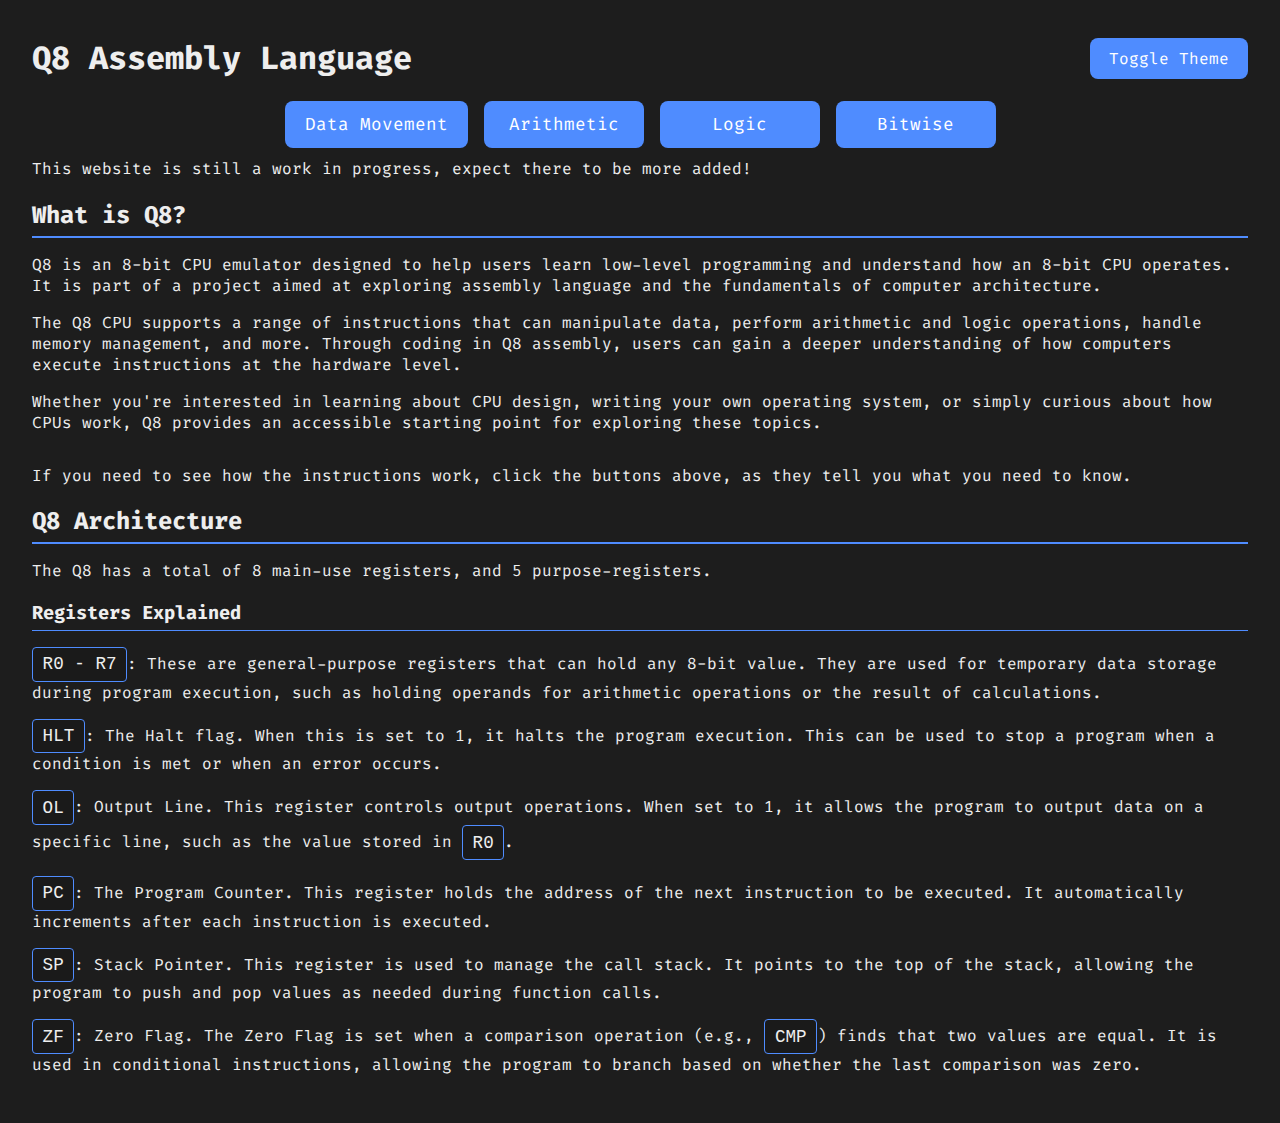
<file: index.html>
<!DOCTYPE html>
<html lang="en">
<head>
  <meta charset="UTF-8">
  <meta name="viewport" content="width=device-width, initial-scale=1.0">
  <title>Q8 Mini OS</title>
  <link href="https://fonts.googleapis.com/css2?family=Fira+Code&display=swap" rel="stylesheet">
  <link rel="stylesheet" href="styles.css">
</head>
<body data-theme="dark">
  <header>
    <h1>Q8 Assembly Language</h1>
    <button class="theme-toggle" onclick="toggleTheme()">Toggle Theme</button>
  </header>

  <!-- Navigation Bar (Hamburger Menu) -->
  <nav class="navbar" id="navbar">
    <ul class="nav-links">
      <li><a href="sections/data-movement.html" class="nav-link">Data Movement</a></li>
      <li><a href="sections/arithmetic.html" class="nav-link">Arithmetic</a></li>
      <li><a href="sections/logic.html" class="nav-link">Logic</a></li>
      <li><a href="sections/bitwise.html" class="nav-link">Bitwise</a></li>
    </ul>
  </nav>

  <!-- Main Content Section -->
  <main>
    This website is still a work in progress, expect there to be more added!
    <section id="intro">
      <h2>What is Q8?</h2>
      <p>Q8 is an 8-bit CPU emulator designed to help users learn low-level programming and understand how an 8-bit CPU operates. It is part of a project aimed at exploring assembly language and the fundamentals of computer architecture.</p>
      <p>The Q8 CPU supports a range of instructions that can manipulate data, perform arithmetic and logic operations, handle memory management, and more. Through coding in Q8 assembly, users can gain a deeper understanding of how computers execute instructions at the hardware level.</p>
      <p>Whether you're interested in learning about CPU design, writing your own operating system, or simply curious about how CPUs work, Q8 provides an accessible starting point for exploring these topics.</p>
    </section>

    If you need to see how the instructions work, click the buttons above, as they tell you what you need to know.

    <!-- More Sections Here (Data Movement, Arithmetic, etc.) -->

    <section id="architecture">
      <h2>Q8 Architecture</h2>
      The Q8 has a total of 8 main-use registers, and 5 purpose-registers.
      <h3>Registers Explained</h3>
      <p><code class="code-box">R0 - R7</code>: These are general-purpose registers that can hold any 8-bit value. They are used for temporary data storage during program execution, such as holding operands for arithmetic operations or the result of calculations.</p>
      <p><code class="code-box">HLT</code>: The Halt flag. When this is set to 1, it halts the program execution. This can be used to stop a program when a condition is met or when an error occurs.</p>
      <p><code class="code-box">OL</code>: Output Line. This register controls output operations. When set to 1, it allows the program to output data on a specific line, such as the value stored in <code class="code-box">R0</code>.</p>
      <p><code class="code-box">PC</code>: The Program Counter. This register holds the address of the next instruction to be executed. It automatically increments after each instruction is executed.</p>
      <p><code class="code-box">SP</code>: Stack Pointer. This register is used to manage the call stack. It points to the top of the stack, allowing the program to push and pop values as needed during function calls.</p>
      <p><code class="code-box">ZF</code>: Zero Flag. The Zero Flag is set when a comparison operation (e.g., <code class="code-box">CMP</code>) finds that two values are equal. It is used in conditional instructions, allowing the program to branch based on whether the last comparison was zero.</p>
      
    </section>
  </main>

  <script src="script.js"></script>
</body>
</html>
</file>
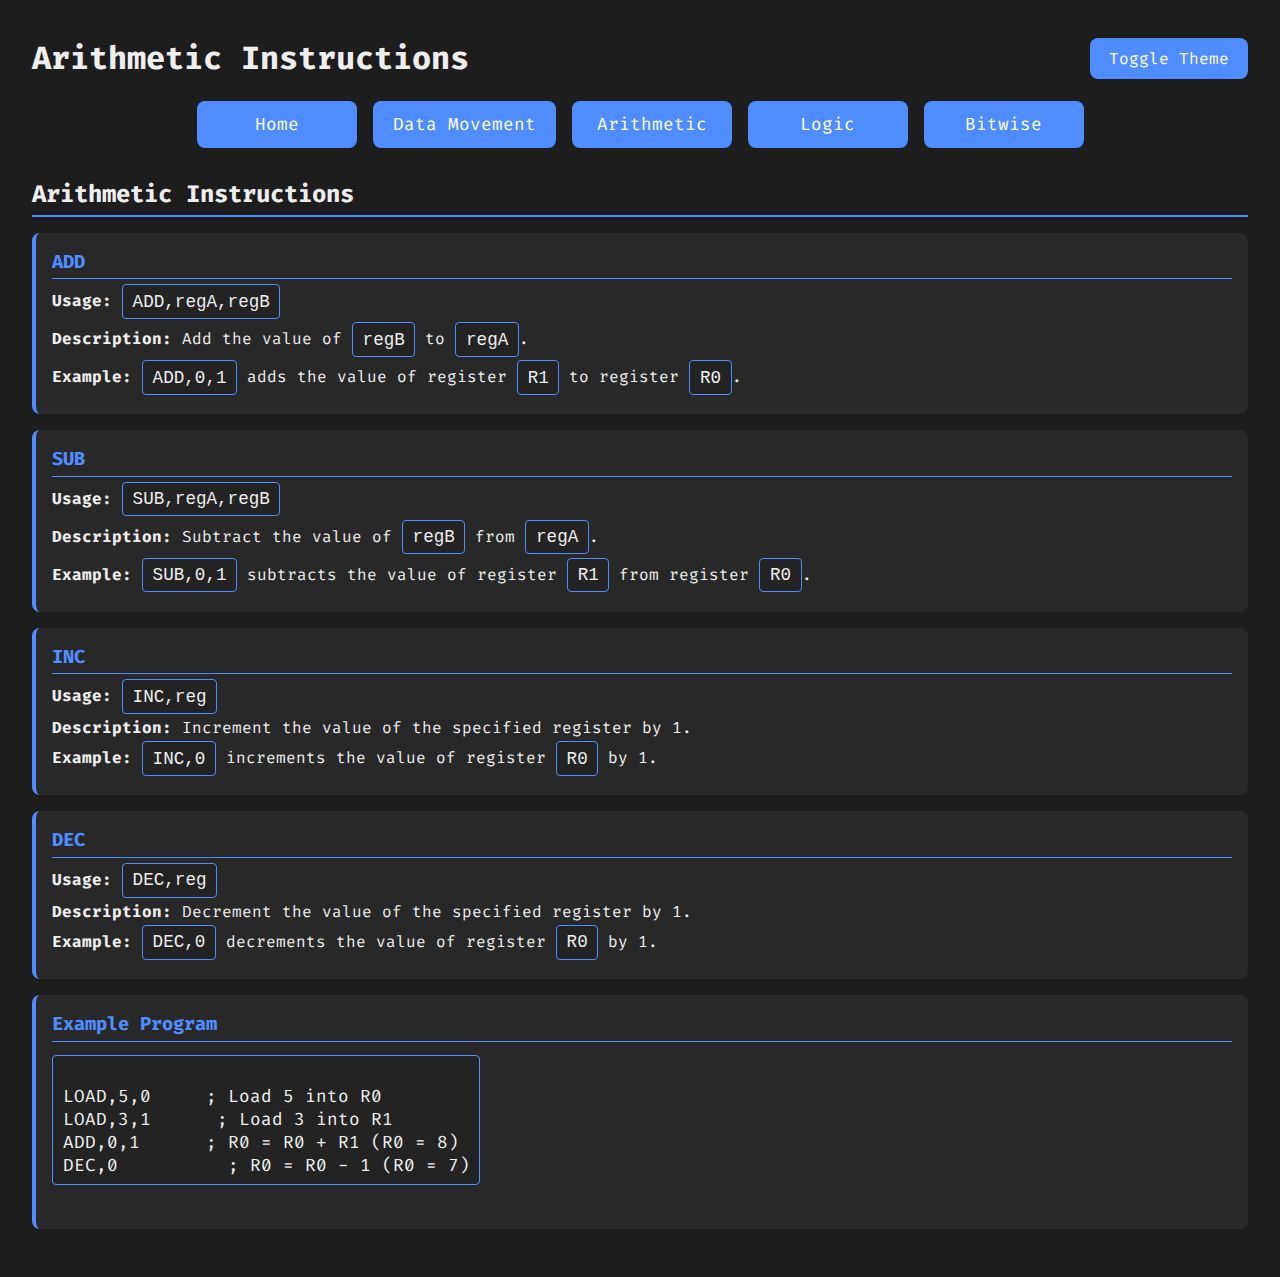
<file: sections/arithmetic.html>
<!DOCTYPE html>
<html lang="en">
<head>
  <meta charset="UTF-8" />
  <meta name="viewport" content="width=device-width, initial-scale=1.0"/>
  <title>Arithmetic Instructions - Q8 Assembly</title>
  <link href="https://fonts.googleapis.com/css2?family=Fira+Code&display=swap" rel="stylesheet"/>
  <link rel="stylesheet" href="../styles.css"/>
</head>
<body data-theme="dark">
  <header>
    <h1>Arithmetic Instructions</h1>
    <button class="theme-toggle" onclick="toggleTheme()">Toggle Theme</button>
  </header>

  <nav class="navbar" id="navbar">
    <ul class="nav-links">
      <li><a href="../index.html" class="nav-link">Home</a></li>
      <li><a href="../sections/data-movement.html" class="nav-link">Data Movement</a></li>
      <li><a href="../sections/arithmetic.html" class="nav-link">Arithmetic</a></li>
      <li><a href="../sections/logic.html" class="nav-link">Logic</a></li>
      <li><a href="../sections/bitwise.html" class="nav-link">Bitwise</a></li>
    </ul>
  </nav>

  <section>
    <h2>Arithmetic Instructions</h2>

    <div class="instruction">
      <h3>ADD</h3>
      <p><strong>Usage:</strong> <code class="code-box">ADD,regA,regB</code></p>
      <p><strong>Description:</strong> Add the value of <code>regB</code> to <code>regA</code>.</p>
      <p><strong>Example:</strong> <code class="code-box">ADD,0,1</code> adds the value of register <code>R1</code> to register <code>R0</code>.</p>
    </div>

    <div class="instruction">
      <h3>SUB</h3>
      <p><strong>Usage:</strong> <code class="code-box">SUB,regA,regB</code></p>
      <p><strong>Description:</strong> Subtract the value of <code>regB</code> from <code>regA</code>.</p>
      <p><strong>Example:</strong> <code class="code-box">SUB,0,1</code> subtracts the value of register <code>R1</code> from register <code>R0</code>.</p>
    </div>

    <div class="instruction">
      <h3>INC</h3>
      <p><strong>Usage:</strong> <code class="code-box">INC,reg</code></p>
      <p><strong>Description:</strong> Increment the value of the specified register by 1.</p>
      <p><strong>Example:</strong> <code class="code-box">INC,0</code> increments the value of register <code>R0</code> by 1.</p>
    </div>

    <div class="instruction">
      <h3>DEC</h3>
      <p><strong>Usage:</strong> <code class="code-box">DEC,reg</code></p>
      <p><strong>Description:</strong> Decrement the value of the specified register by 1.</p>
      <p><strong>Example:</strong> <code class="code-box">DEC,0</code> decrements the value of register <code>R0</code> by 1.</p>
    </div>

    <div class="instruction">
      <h3>Example Program</h3>
      <pre>
<code class="code-box">
LOAD,5,0     ; Load 5 into R0
LOAD,3,1      ; Load 3 into R1
ADD,0,1      ; R0 = R0 + R1 (R0 = 8)
DEC,0          ; R0 = R0 - 1 (R0 = 7)
</code>
      </pre>
    </div>
  </section>

  <script src="../script.js"></script>
</body>
</html>
</file>
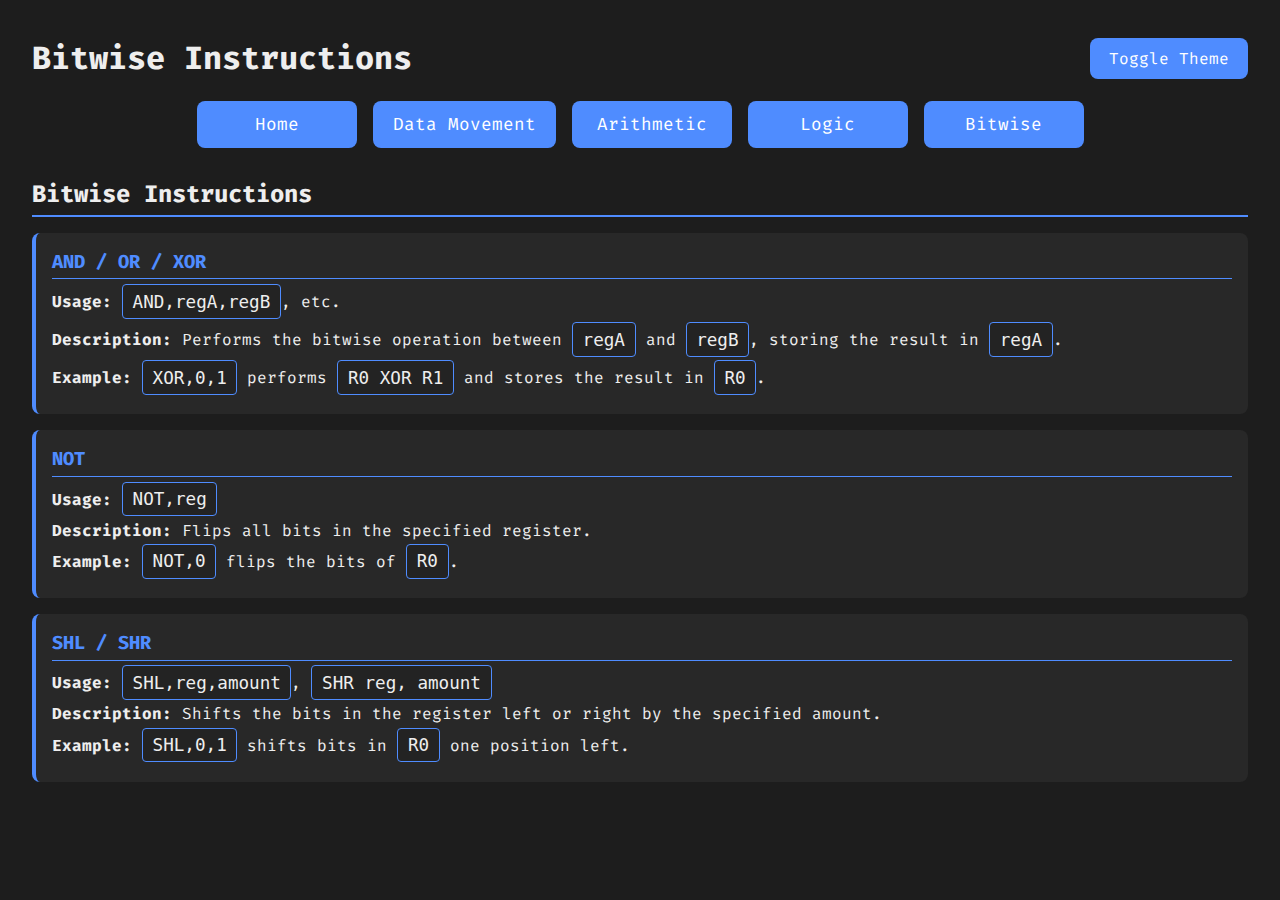
<file: sections/bitwise.html>
<!DOCTYPE html>
<html lang="en">
<head>
  <meta charset="UTF-8">
  <meta name="viewport" content="width=device-width, initial-scale=1.0">
  <title>Bitwise Instructions - Q8 Assembly</title>
  <link href="https://fonts.googleapis.com/css2?family=Fira+Code&display=swap" rel="stylesheet">
  <link rel="stylesheet" href="../styles.css">
</head>
<body data-theme="dark">
  <header>
    <h1>Bitwise Instructions</h1>
    <button class="theme-toggle" onclick="toggleTheme()">Toggle Theme</button>
  </header>

  <nav class="navbar" id="navbar">
    <ul class="nav-links">
      <li><a href="../index.html" class="nav-link">Home</a></li>
      <li><a href="data-movement.html" class="nav-link">Data Movement</a></li>
      <li><a href="arithmetic.html" class="nav-link">Arithmetic</a></li>
      <li><a href="logic.html" class="nav-link">Logic</a></li>
      <li><a href="bitwise.html" class="nav-link">Bitwise</a></li>
    </ul>
  </nav>

  <section>
    <h2>Bitwise Instructions</h2>

    <div class="instruction">
      <h3>AND / OR / XOR</h3>
      <p><strong>Usage:</strong> <code class="code-box">AND,regA,regB</code>, etc.</p>
      <p><strong>Description:</strong> Performs the bitwise operation between <code>regA</code> and <code>regB</code>, storing the result in <code>regA</code>.</p>
      <p><strong>Example:</strong> <code class="code-box">XOR,0,1</code> performs <code>R0 XOR R1</code> and stores the result in <code>R0</code>.</p>
    </div>

    <div class="instruction">
      <h3>NOT</h3>
      <p><strong>Usage:</strong> <code class="code-box">NOT,reg</code></p>
      <p><strong>Description:</strong> Flips all bits in the specified register.</p>
      <p><strong>Example:</strong> <code class="code-box">NOT,0</code> flips the bits of <code>R0</code>.</p>
    </div>

    <div class="instruction">
      <h3>SHL / SHR</h3>
      <p><strong>Usage:</strong> <code class="code-box">SHL,reg,amount</code>, <code>SHR reg, amount</code></p>
      <p><strong>Description:</strong> Shifts the bits in the register left or right by the specified amount.</p>
      <p><strong>Example:</strong> <code class="code-box">SHL,0,1</code> shifts bits in <code>R0</code> one position left.</p>
    </div>
  </section>

  <script src="../script.js"></script>
</body>
</html>
</file>
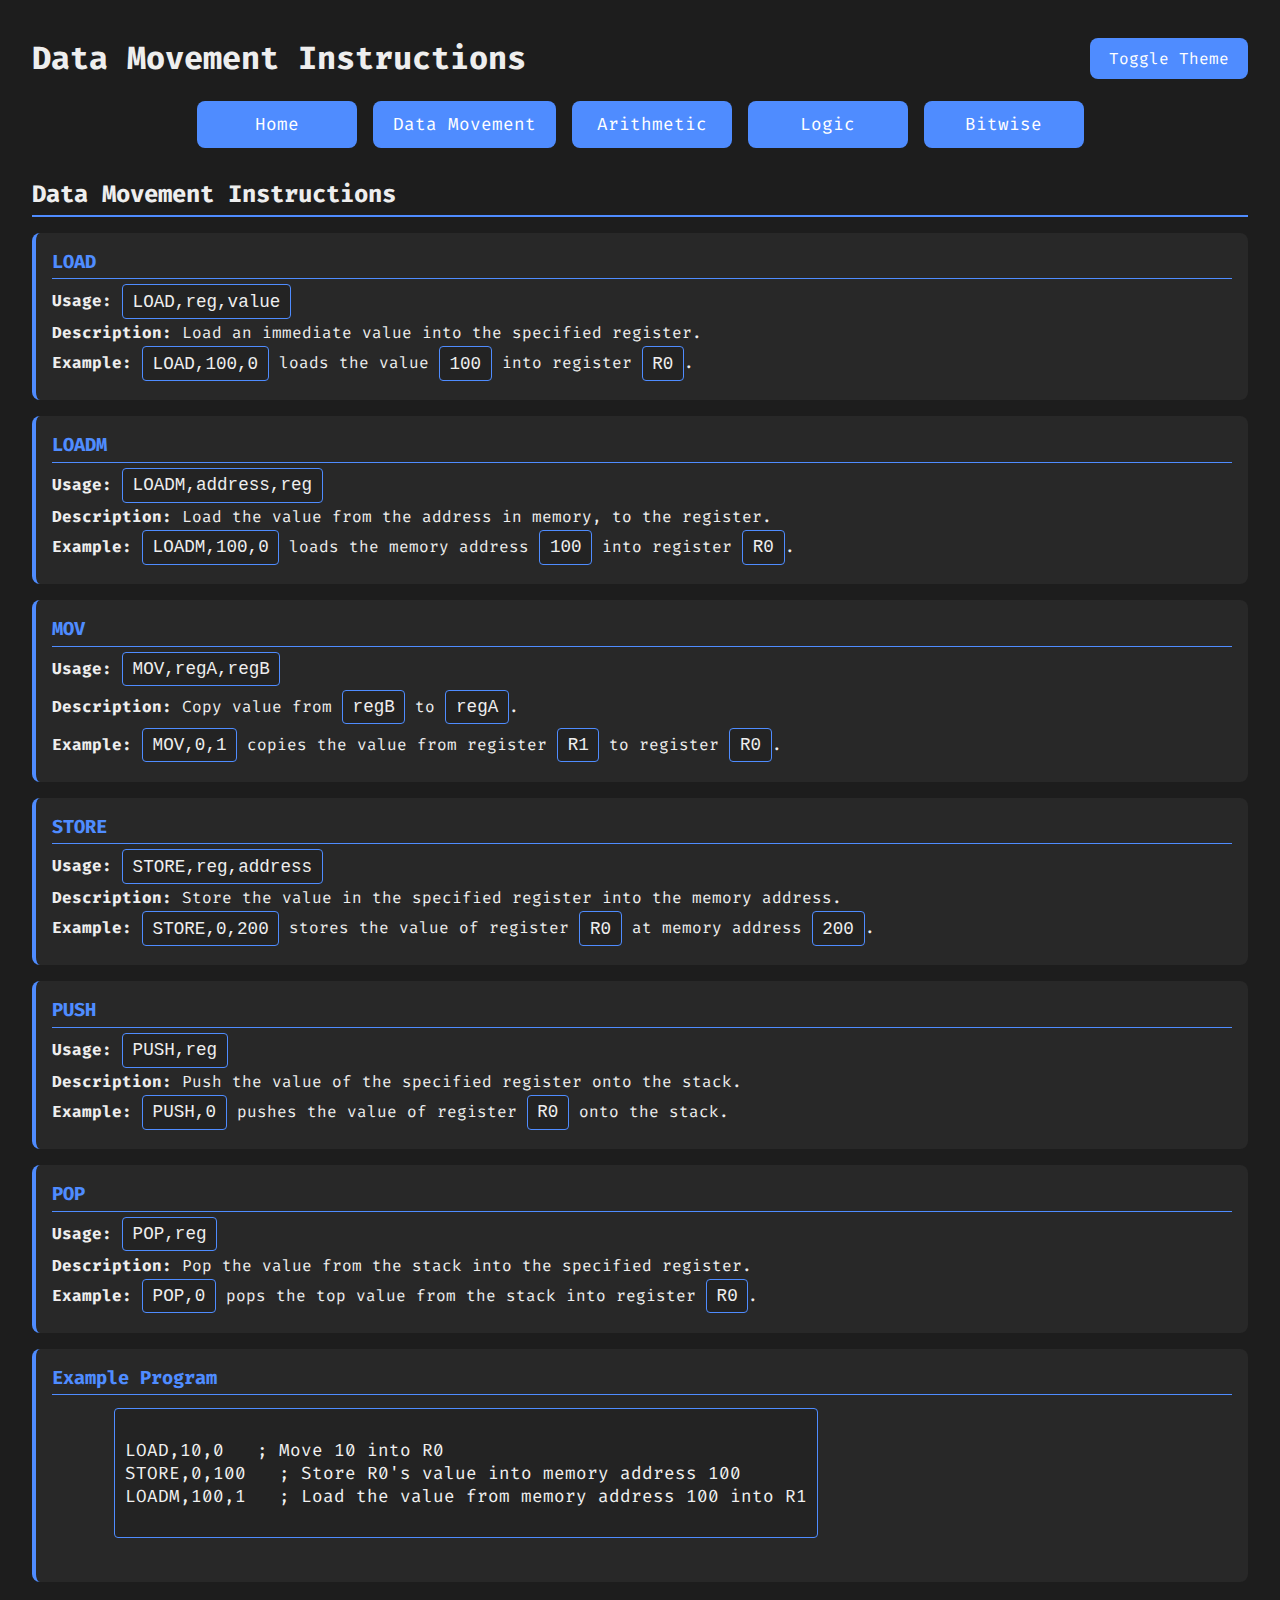
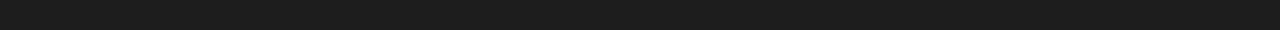
<file: sections/data-movement.html>
<!DOCTYPE html>
<html lang="en">
<head>
  <meta charset="UTF-8">
  <meta name="viewport" content="width=device-width, initial-scale=1.0">
  <title>Data Movement Instructions - Q8 Assembly</title>
  <link href="https://fonts.googleapis.com/css2?family=Fira+Code&display=swap" rel="stylesheet">
  <link rel="stylesheet" href="../styles.css">
</head>
<body data-theme="dark">
  <header>
    <h1>Data Movement Instructions</h1>
    <button class="theme-toggle" onclick="toggleTheme()">Toggle Theme</button>
  </header>

  <!-- Navigation Bar (Hamburger Menu) -->
  <nav class="navbar" id="navbar">
    <ul class="nav-links">
      <li><a href="../index.html" class="nav-link">Home</a></li>
      <li><a href="../sections/data-movement.html" class="nav-link">Data Movement</a></li>
      <li><a href="../sections/arithmetic.html" class="nav-link">Arithmetic</a></li>
      <li><a href="../sections/logic.html" class="nav-link">Logic</a></li>
      <li><a href="../sections/bitwise.html" class="nav-link">Bitwise</a></li>
    </ul>
  </nav>

  <section>
    <h2>Data Movement Instructions</h2>

    <div class="instruction">
      <h3>LOAD</h3>
      <p><strong>Usage:</strong> <code class="code-box">LOAD,reg,value</code></p>
      <p><strong>Description:</strong> Load an immediate value into the specified register.</p>
      <p><strong>Example:</strong> <code class="code-box">LOAD,100,0</code> loads the value <code>100</code> into register <code>R0</code>.</p>
    </div>

    <div class="instruction">
      <h3>LOADM</h3>
      <p><strong>Usage:</strong> <code class="code-box">LOADM,address,reg</code></p>
      <p><strong>Description:</strong> Load the value from the address in memory, to the register.</p>
      <p><strong>Example:</strong> <code class="code-box">LOADM,100,0</code> loads the memory address <code>100</code> into register <code>R0</code>.</p>
    </div>

    <div class="instruction">
      <h3>MOV</h3>
      <p><strong>Usage:</strong> <code class="code-box">MOV,regA,regB</code></p>
      <p><strong>Description:</strong> Copy value from <code>regB</code> to <code>regA</code>.</p>
      <p><strong>Example:</strong> <code class="code-box">MOV,0,1</code> copies the value from register <code>R1</code> to register <code>R0</code>.</p>
    </div>

    <div class="instruction">
      <h3>STORE</h3>
      <p><strong>Usage:</strong> <code class="code-box">STORE,reg,address</code></p>
      <p><strong>Description:</strong> Store the value in the specified register into the memory address.</p>
      <p><strong>Example:</strong> <code class="code-box">STORE,0,200</code> stores the value of register <code>R0</code> at memory address <code>200</code>.</p>
    </div>

    <div class="instruction">
      <h3>PUSH</h3>
      <p><strong>Usage:</strong> <code class="code-box">PUSH,reg</code></p>
      <p><strong>Description:</strong> Push the value of the specified register onto the stack.</p>
      <p><strong>Example:</strong> <code class="code-box">PUSH,0</code> pushes the value of register <code>R0</code> onto the stack.</p>
    </div>

    <div class="instruction">
      <h3>POP</h3>
      <p><strong>Usage:</strong> <code class="code-box">POP,reg</code></p>
      <p><strong>Description:</strong> Pop the value from the stack into the specified register.</p>
      <p><strong>Example:</strong> <code class="code-box">POP,0</code> pops the top value from the stack into register <code>R0</code>.</p>
    </div>

    <div class="instruction">
      <h3>Example Program</h3>
      <pre>
        <code class="code-box">
LOAD,10,0   ; Move 10 into R0
STORE,0,100   ; Store R0's value into memory address 100
LOADM,100,1   ; Load the value from memory address 100 into R1
        </code>
      </pre>
    </div>
  </section>

  <script src="../script.js"></script>
</body>
</html>
</file>
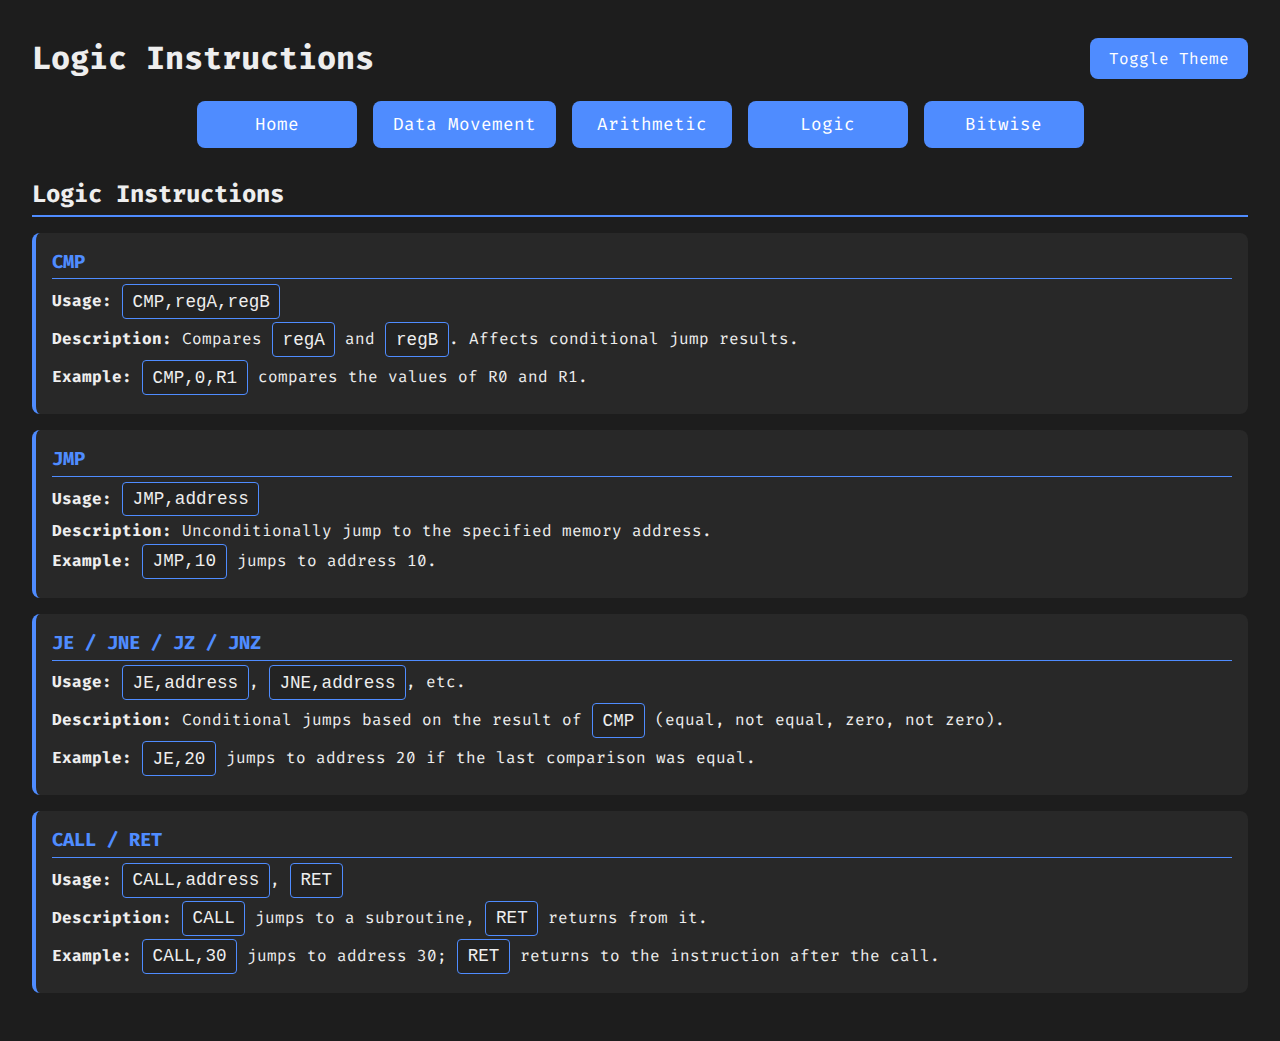
<file: sections/logic.html>
<!DOCTYPE html>
<html lang="en">
<head>
  <meta charset="UTF-8">
  <meta name="viewport" content="width=device-width, initial-scale=1.0">
  <title>Logic Instructions - Q8 Assembly</title>
  <link href="https://fonts.googleapis.com/css2?family=Fira+Code&display=swap" rel="stylesheet">
  <link rel="stylesheet" href="../styles.css">
</head>
<body data-theme="dark">
  <header>
    <h1>Logic Instructions</h1>
    <button class="theme-toggle" onclick="toggleTheme()">Toggle Theme</button>
  </header>

  <nav class="navbar" id="navbar">
    <ul class="nav-links">
      <li><a href="../index.html" class="nav-link">Home</a></li>
      <li><a href="data-movement.html" class="nav-link">Data Movement</a></li>
      <li><a href="arithmetic.html" class="nav-link">Arithmetic</a></li>
      <li><a href="logic.html" class="nav-link">Logic</a></li>
      <li><a href="bitwise.html" class="nav-link">Bitwise</a></li>
    </ul>
  </nav>

  <section>
    <h2>Logic Instructions</h2>

    <div class="instruction">
      <h3>CMP</h3>
      <p><strong>Usage:</strong> <code class="code-box">CMP,regA,regB</code></p>
      <p><strong>Description:</strong> Compares <code>regA</code> and <code>regB</code>. Affects conditional jump results.</p>
      <p><strong>Example:</strong> <code class="code-box">CMP,0,R1</code> compares the values of R0 and R1.</p>
    </div>

    <div class="instruction">
      <h3>JMP</h3>
      <p><strong>Usage:</strong> <code class="code-box">JMP,address</code></p>
      <p><strong>Description:</strong> Unconditionally jump to the specified memory address.</p>
      <p><strong>Example:</strong> <code class="code-box">JMP,10</code> jumps to address 10.</p>
    </div>

    <div class="instruction">
      <h3>JE / JNE / JZ / JNZ</h3>
      <p><strong>Usage:</strong> <code class="code-box">JE,address</code>, <code>JNE,address</code>, etc.</p>
      <p><strong>Description:</strong> Conditional jumps based on the result of <code>CMP</code> (equal, not equal, zero, not zero).</p>
      <p><strong>Example:</strong> <code class="code-box">JE,20</code> jumps to address 20 if the last comparison was equal.</p>
    </div>

    <div class="instruction">
      <h3>CALL / RET</h3>
      <p><strong>Usage:</strong> <code class="code-box">CALL,address</code>, <code>RET</code></p>
      <p><strong>Description:</strong> <code>CALL</code> jumps to a subroutine, <code>RET</code> returns from it.</p>
      <p><strong>Example:</strong> <code class="code-box">CALL,30</code> jumps to address 30; <code>RET</code> returns to the instruction after the call.</p>
    </div>
  </section>

  <script src="../script.js"></script>
</body>
</html>
</file>
<file: styles.css>
:root {
    --bg-light: #ffffff;
    --bg-dark: #1e1e1e;
    --text-light: #000000;
    --text-dark: #f0f0f0;
    --accent: #4f8cff;
  }
  
  [data-theme="light"] {
    --bg: var(--bg-light);
    --text: var(--text-light);
  }
  
  [data-theme="dark"] {
    --bg: var(--bg-dark);
    --text: var(--text-dark);
  }
  
  body {
    margin: 0;
    font-family: 'Fira Code', monospace;
    background-color: var(--bg);
    color: var(--text);
    transition: background-color 0.3s, color 0.3s;
    padding: 1rem 2rem;
  }
  
  header {
    display: flex;
    justify-content: space-between;
    align-items: center;
  }
  
  h1 {
    font-size: 2rem;
  }
  
  .theme-toggle {
    padding: 0.6rem 1.2rem;
    background: var(--accent);
    color: #fff;
    border: none;
    border-radius: 8px;
    cursor: pointer;
    font-size: 1rem;
    font-family: 'Fira Code', monospace;
  }
  
  .theme-toggle:hover {
    background-color: #3f6cc7;
  }
  
  .search {
    margin: 1rem 0;
    padding: 0.6rem 2.5rem 0.6rem 2.5rem;
    width: 100%;
    max-width: 400px;
    font-size: 1rem;
    border: none;
    border-radius: 10px;
    background: rgba(0, 0, 0, 0.1);
    color: var(--text);
    box-shadow: 0 0 8px rgba(0,0,0,0.2);
    background-image: url('data:image/svg+xml;utf8,<svg fill=\"%23ccc\" height=\"18\" viewBox=\"0 0 24 24\" width=\"18\" xmlns=\"http://www.w3.org/2000/svg\"><path d=\"M15.5 14h-.79l-.28-.27A6.471 6.471 0 0016 9.5C16 5.91 13.09 3 9.5 3S3 5.91 3 9.5 5.91 16 9.5 16c1.61 0 3.09-.59 4.23-1.57l.27.28v.79l5 4.99L20.49 19l-4.99-5zM5 9.5C5 7.01 7.01 5 9.5 5S14 7.01 14 9.5 11.99 14 9.5 14 5 11.99 5 9.5z\"/></svg>');
    background-repeat: no-repeat;
    background-position: 10px center;
    background-size: 18px;
    padding-left: 40px;
  }
  
  .search:focus {
    outline: 2px solid var(--accent);
    background-color: rgba(0, 0, 0, 0.05);
  }
  
  section {
    margin-bottom: 2rem;
  }
  
  section h2 {
    border-bottom: 2px solid var(--accent);
    padding-bottom: 0.3rem;
    margin-bottom: 1rem;
  }

  section h3 {
    border-bottom: 1px solid var(--accent);
    padding-bottom: 0.3rem;
    margin-bottom: 1rem;
  }
  
  
  .instruction {
    border-left: 4px solid var(--accent);
    padding: 1rem;
    margin-bottom: 1rem;
    background: rgba(255, 255, 255, 0.05);
    border-radius: 8px;
  }
  
  .instruction h3 {
    margin: 0 0 0.3rem;
    color: var(--accent);
  }
  
  .instruction p {
    margin: 0.2rem 0;
  }
  
  /* Link Styles */
.nav-container {
    display: flex;
    justify-content: center;
    margin-top: 30px;
    flex-wrap: wrap; /* Ensures responsiveness */
  }
  
  .nav-links {
    list-style: none;
    padding: 0;
    display: flex;
    gap: 30px;
    flex-wrap: wrap; /* Allows the links to stack on smaller screens */
    justify-content: center;
  }
  
  .nav-links li {
    text-align: center;
    margin-bottom: 10px;
  }
  
  .nav-link {
    background-color: var(--accent);
    color: var(--text);
    text-decoration: none;
    font-size: 1.2rem;
    padding: 12px 20px;
    border-radius: 8px;
    transition: all 0.3s ease;
    font-family: 'Fira Code', monospace;
    display: inline-block;
    min-width: 120px; /* Ensures links maintain a consistent size */
    text-align: center;
  }
  
  .nav-link:hover {
    background-color: #3f6cc7;
    box-shadow: 0 4px 8px rgba(0, 0, 0, 0.2);
  }
  
  .nav-link:focus {
    outline: 2px solid var(--accent);
  }
  
  /* Dark Mode Styles */
  [data-theme="dark"] {
    background-color: #1d1d1d;
    color: #eee;
  }
  
  [data-theme="dark"] .nav-link {
    background-color: var(--accent);
    color: #fff;
  }
  
  [data-theme="dark"] .nav-link:hover {
    background-color: #3f6cc7;
    box-shadow: 0 4px 8px rgba(0, 0, 0, 0.2);
  }
  
  /* Light Mode Styles */
  [data-theme="light"] {
    background-color: #f5f5f5;
    color: #111;
  }
  
  [data-theme="light"] .nav-link {
    background-color: var(--accent);
    color: #fff;
  }
  
  [data-theme="light"] .nav-link:hover {
    background-color: #3f6cc7;
    box-shadow: 0 4px 8px rgba(0, 0, 0, 0.2);
  }

  
  .nav-links {
    list-style: none;
    margin: 0;
    padding: 0;
    display: flex;
    gap: 1rem;
  }
  
  .nav-link {
    text-decoration: none;
    color: var(--text);
    font-size: 1.1rem;
  }
  
  .nav-link:hover {
    color: var(--accent);
  }
  
  .code-box {
    display: inline-block;
    padding: 0.4rem 0.6rem;
    font-size: 1.1rem;
    background-color: rgba(0, 0, 0, 0.1);
    border-radius: 4px;
    border: 1px solid var(--accent);
  }
  
  code {
    display: inline-block;
    padding: 0.4rem 0.6rem;
    font-size: 1.1rem;
    background-color: rgba(0, 0, 0, 0.1);
    border-radius: 4px;
    border: 1px solid var(--accent);
  }
  
  
  /* For block-level code (multi-line) */
  pre code {
    background-color: rgba(0, 0, 0, 0.05);
    padding: 1rem;
    border: 2px solid var(--accent);
    border-radius: 8px;
    font-family: 'Fira Code', monospace;
    color: var(--text);
    font-size: 1rem;
    white-space: pre-wrap; /* Ensure long lines wrap */
    word-wrap: break-word; /* Handle long words */
  }
</file>
